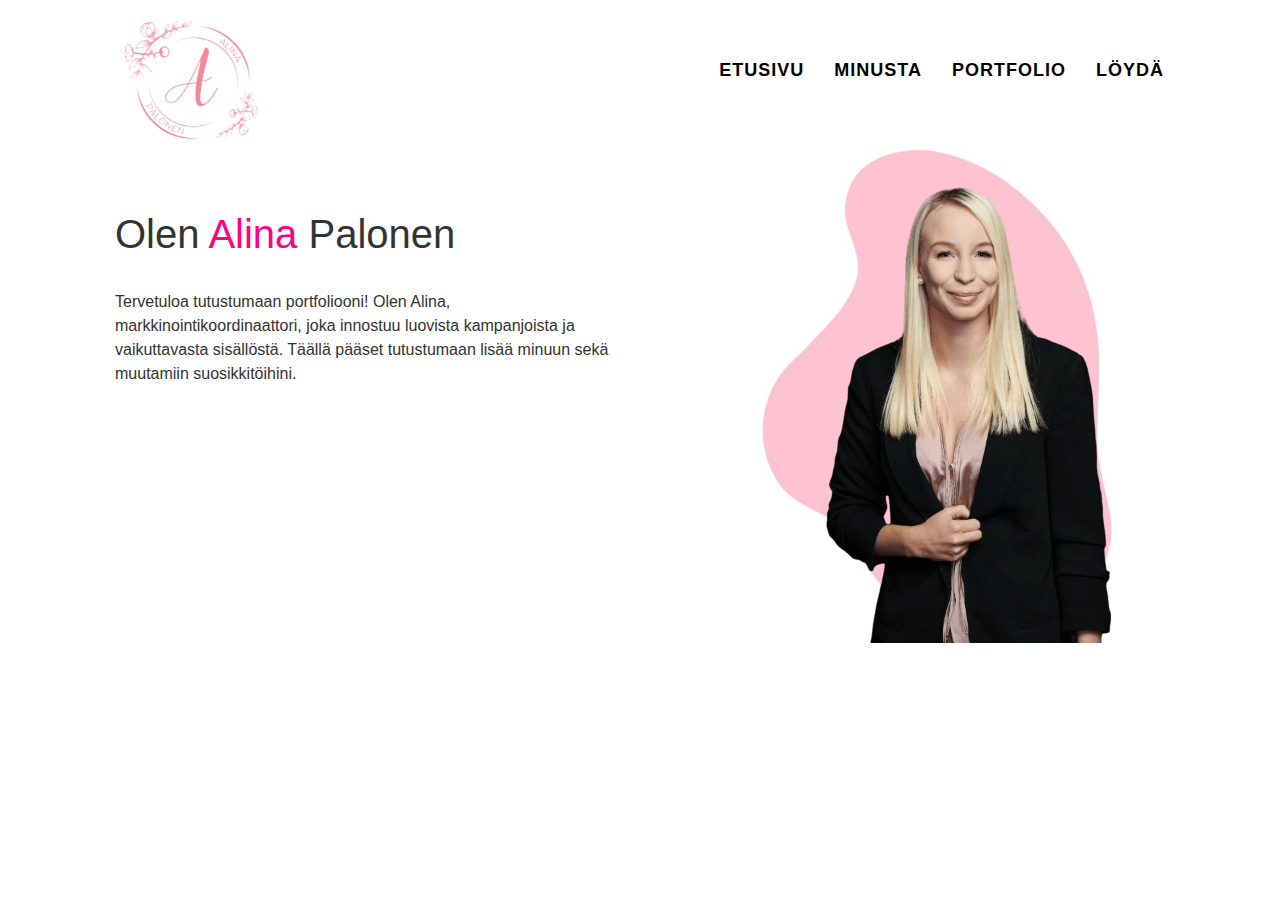
<file: index.html>
<!DOCTYPE html>
<html lang="en">
<head>
    <meta charset="UTF-8">
    <meta name="viewport" content="width=device-width, initial-scale=1.0">
    <title>Portfolio</title>
    <link rel="stylesheet" href="styles.css">
    <link rel="stylesheet" href="styles.css">
    <link rel="stylesheet" href="https://stackpath.bootstrapcdn.com/bootstrap/4.3.1/css/bootstrap.min.css">
    <link rel="stylesheet" href="https://cdnjs.cloudflare.com/ajax/libs/font-awesome/4.7.0/css/font-awesome.min.css">
    <link href="https://cdn.jsdelivr.net/npm/bootstrap@5.3.2/dist/css/bootstrap.min.css" rel="stylesheet" integrity="sha384-T3c6CoIi6uLrA9TneNEoa7RxnatzjcDSCmG1MXxSR1GAsXEV/Dwwykc2MPK8M2HN" crossorigin="anonymous">
</head>
<body>
    <div class="container">
        <nav class="navbar">
            <div class="logo-menu-container">
                <img src="images/[removal.ai]_e78c844f-2cce-40d4-83b4-17a6d646bc28-logo.png" alt="" class="Alogo"> <!-- Oletan, että sinulla on logo tiedosto -->
                <ul class="top-level-menu" id="header">
                    <li><a href="index.html">ETUSIVU</a></li>
                    <li><a href="home.html">MINUSTA</a></li>
                    <li><a href="portfolio.html">PORTFOLIO</a></li>
                    <li>
                        <a href="find.html">LÖYDÄ</a>
                    </li>
                </ul>
            </div>
            <div class="hamburger-menu" onclick="toggleMenu()">
                <div class="icon"></div>
                <div class="icon"></div>
                <div class="icon"></div>
            </div>
        </nav>
        <div class="content-area">
            <div class="paa">
                <h1>Olen <span class="korostus">Alina</span> Palonen</h1>
                <br>
                <p class="sisalto">
                    Tervetuloa tutustumaan portfoliooni! Olen Alina, markkinointikoordinaattori, joka innostuu luovista kampanjoista ja vaikuttavasta sisällöstä. Täällä pääset tutustumaan lisää minuun sekä muutamiin suosikkitöihini.                    
                </p>
            </div>
            <div class="images">
                <img src="images/muoto.jpeg" class="muoto" alt="">
                <img src="images/[removal.ai]_4322fd3b-4d20-4a12-9db5-91c920725a6b-alppubusinessbosslady.png" class="mie" alt=""> <!-- Oletan, että sinulla on toinen kuva tiedosto -->
            </div>
        </div>
    </div>
    <script>
        function toggleMenu() {
    var menu = document.getElementById("header");
    var menuIcon = document.querySelector('.hamburger-menu');
    menu.classList.toggle('responsive');
    menuIcon.classList.toggle('active');
}
    </script>
</body>
</html>
</file>
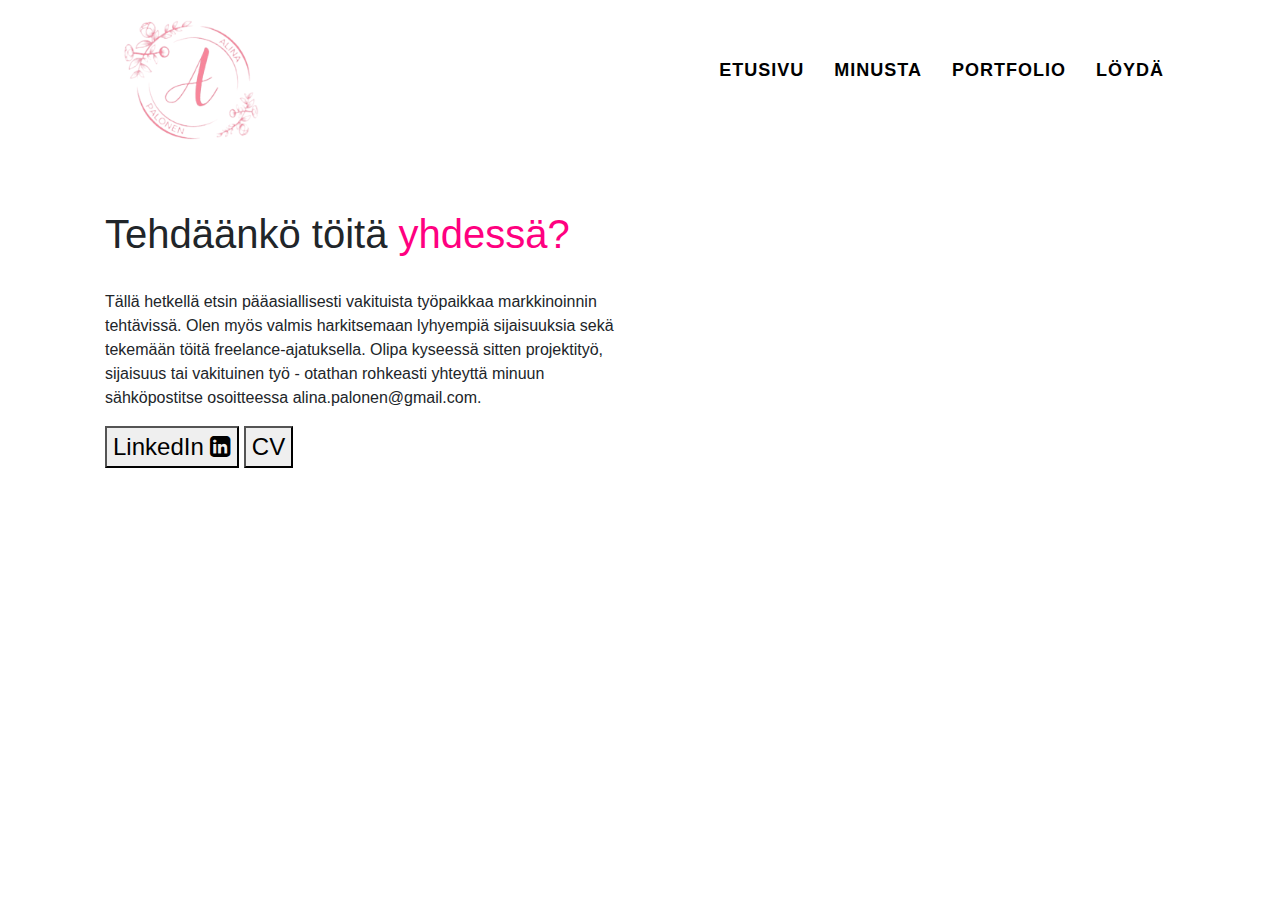
<file: find.html>
<!DOCTYPE html>
<html lang="en">
<head>
    <meta charset="UTF-8">
    <meta name="viewport" content="width=device-width, initial-scale=1.0">
    <title>Portfolio</title>
    <link rel="stylesheet" href="styles.css">
    <link rel="stylesheet" href="https://stackpath.bootstrapcdn.com/bootstrap/4.3.1/css/bootstrap.min.css">
    <link rel="stylesheet" href="https://cdnjs.cloudflare.com/ajax/libs/font-awesome/4.7.0/css/font-awesome.min.css">
    <link href="https://cdn.jsdelivr.net/npm/bootstrap@5.3.2/dist/css/bootstrap.min.css" rel="stylesheet" integrity="sha384-T3c6CoIi6uLrA9TneNEoa7RxnatzjcDSCmG1MXxSR1GAsXEV/Dwwykc2MPK8M2HN" crossorigin="anonymous">
</head>
<script src="https://code.jquery.com/jquery-3.6.0.min.js"></script>
<script src="https://cdn.jsdelivr.net/npm/bootstrap@5.1.3/dist/js/bootstrap.bundle.min.js"></script>
<body>
    <div class="container">
        <nav class="navbar">
            <div class="logo-menu-container">
                <img src="images/[removal.ai]_e78c844f-2cce-40d4-83b4-17a6d646bc28-logo.png" alt="" class="Alogo"> <!-- Oletan, että sinulla on logo tiedosto -->
                <ul class="top-level-menu" id="header">
                    <li><a href="index.html">ETUSIVU</a></li>
                    <li><a href="home.html">MINUSTA</a></li>
                    <li><a href="portfolio.html">PORTFOLIO</a></li>
                    <li>
                        <a href="find.html">LÖYDÄ</a>
                    </li>
                </ul>
            </div>
            <div class="hamburger-menu" onclick="toggleMenu()">
                <div class="icon"></div>
                <div class="icon"></div>
                <div class="icon"></div>
            </div>
        </nav>
        <div class="content-area">
            <div class="paa1">
                <h1>Tehdäänkö töitä <span class="korostus">yhdessä?</span> </h1>
                <br>
                <p class="leipateksti">Tällä hetkellä etsin pääasiallisesti vakituista työpaikkaa markkinoinnin tehtävissä. Olen myös valmis harkitsemaan lyhyempiä sijaisuuksia sekä tekemään töitä freelance-ajatuksella. Olipa kyseessä sitten projektityö, sijaisuus tai vakituinen työ - otathan rohkeasti yhteyttä minuun sähköpostitse osoitteessa alina.palonen@gmail.com.</p>
                <a class="linkkari" href="https://www.linkedin.com/in/alina-palonen-518484ba/">
                <button style="font-size:24px">LinkedIn <i class="fa fa-linkedin-square"></i></button>
                </a> 
                <a class="linkkari" href="files/CV_Alina_Palonen (1).pdf">
                <button style="font-size:24px" >CV</button>
                </a>            
            </div>
        </div>
    </div> 
      
  </div>
  
        <script>
            function myFunction() {
                var x = document.getElementById("myTopNav");
                if (x.className === "topNav") {
                    x.className += "responsive";
                } else {
                x.className = "topNav";
                }
            }
        </script>
        <script>
            function toggleMenu() {
                var menu = document.getElementById("header");
                if (menu.className === "top-level-menu") {
                    menu.className += " responsive";
                } else {
                    menu.className = "top-level-menu";
                }
            }
        </script>    
    </body>
    </html>
</file>
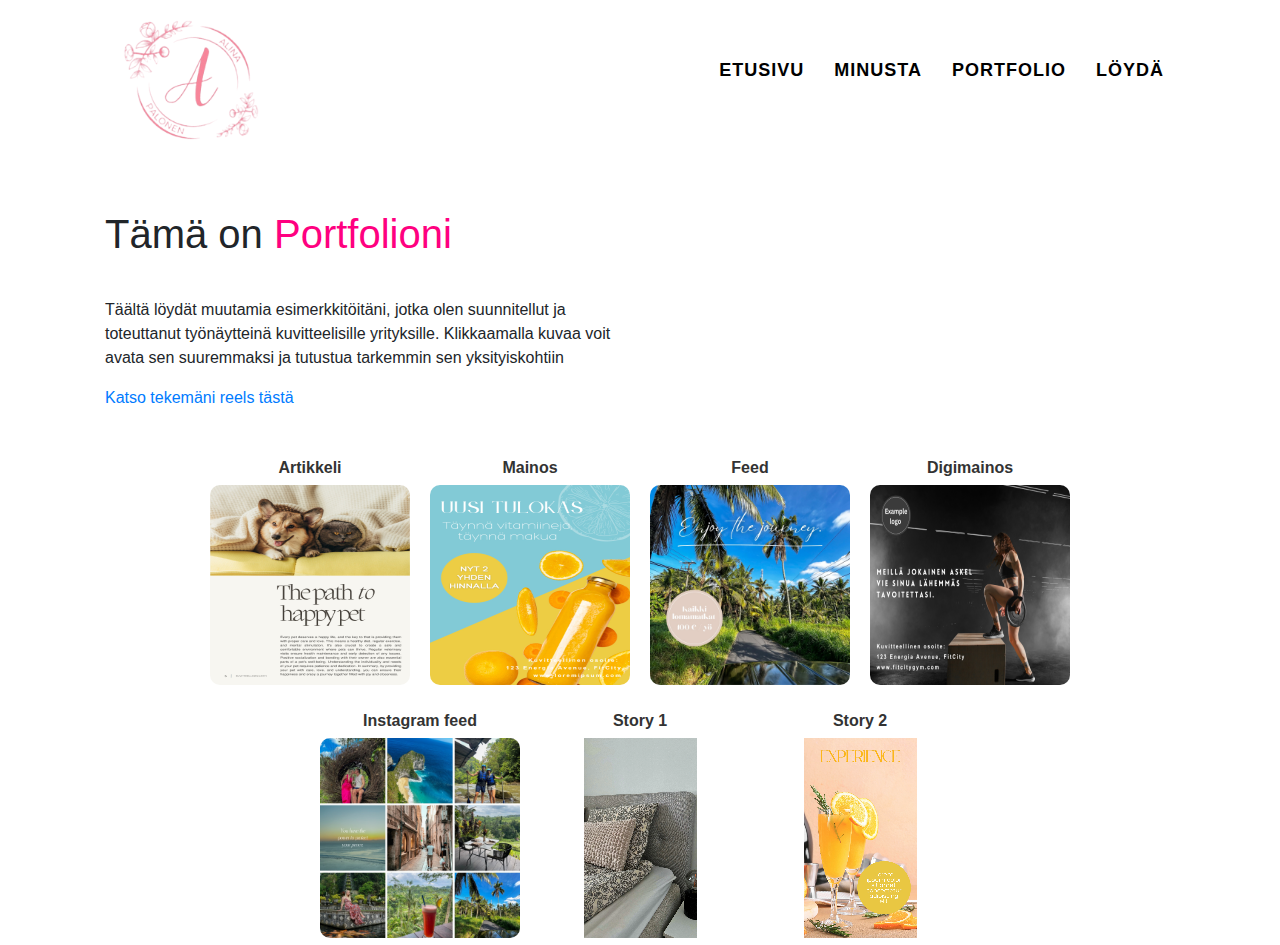
<file: portfolio.html>
<!DOCTYPE html>
<html lang="en">
<head>
    <meta charset="UTF-8">
    <meta name="viewport" content="width=device-width, initial-scale=1.0">
    <title>Portfolio</title>
    <link rel="stylesheet" href="styles.css">
    <link rel="stylesheet" href="https://stackpath.bootstrapcdn.com/bootstrap/4.3.1/css/bootstrap.min.css">
    <link rel="stylesheet" href="https://cdnjs.cloudflare.com/ajax/libs/font-awesome/4.7.0/css/font-awesome.min.css">
    <link href="https://cdn.jsdelivr.net/npm/bootstrap@5.3.2/dist/css/bootstrap.min.css" rel="stylesheet" integrity="sha384-T3c6CoIi6uLrA9TneNEoa7RxnatzjcDSCmG1MXxSR1GAsXEV/Dwwykc2MPK8M2HN" crossorigin="anonymous">
</head>
<script src="https://code.jquery.com/jquery-3.6.0.min.js"></script>
<script src="https://cdn.jsdelivr.net/npm/bootstrap@5.1.3/dist/js/bootstrap.bundle.min.js"></script>
<body>
    <div class="container">
        <nav class="navbar">
            <div class="logo-menu-container">
                <img src="images/[removal.ai]_e78c844f-2cce-40d4-83b4-17a6d646bc28-logo.png" alt="" class="Alogo"> <!-- Oletan, että sinulla on logo tiedosto -->
                <ul class="top-level-menu" id="header">
                    <li><a href="index.html">ETUSIVU</a></li>
                    <li><a href="home.html">MINUSTA</a></li>
                    <li><a href="portfolio.html">PORTFOLIO</a></li>
                    <li>
                        <a href="find.html">LÖYDÄ</a>
                    </li>
                </ul>
            </div>
            <div class="hamburger-menu" onclick="toggleMenu()">
                <div class="icon"></div>
                <div class="icon"></div>
                <div class="icon"></div>
            </div>
        </nav>
        <div class="content-area">
            <div class="paa1">
                <h1>Tämä on <span class="korostus">Portfolioni</span> </h1>
                </p>
                <br>
                <p>Täältä löydät muutamia esimerkkitöitäni, jotka olen suunnitellut ja toteuttanut työnäytteinä kuvitteelisille yrityksille. Klikkaamalla kuvaa voit avata sen suuremmaksi ja tutustua tarkemmin sen yksityiskohtiin</p>
                <p><a href="https://www.instagram.com/reel/CsSvzbmvtCk/?utm_source=ig_web_copy_link&igsh=MzRlODBiNWFlZA==">Katso tekemäni reels tästä</a></p>
            </div>
        </div>
    </div>
        <div class="kuvat">
            <div>
                <span class="otsikko">Artikkeli</span>
                <a href="quva1.html" target="_blank">
                <img class="naytto" src="images/WhatsApp Image 2024-02-25 at 14.01.11 (1).jpeg" alt=""></a>
            </div> 
            <div>
                <span class="otsikko">Mainos</span>
                <a href="quva2.html" target="_blank">
                <img class="naytto" src="images/WhatsApp Image 2024-02-25 at 14.01.11 (2).jpeg" alt=""></a>
            </div> 
            <div>
                <span class="otsikko">Feed</span>
                <a href="quva3.html" target="_blank">
                <img class="naytto" src="images/WhatsApp Image 2024-02-25 at 14.01.11 (3).jpeg"></a>
            </div> 
            <div>
                <span class="otsikko">Digimainos</span>
                <a href="quva4.html" target="_blank">
                <img class="naytto" src="images/WhatsApp Image 2024-02-25 at 14.01.11 (4).jpeg" alt=""></a>
            </div>
        </div>
        <br>
        <div class="kuvat">    
            <div>
                <span class="otsikko">Instagram feed</span>
                <a href="quva5.html" target="_blank">
                <img class="naytto" src="images/WhatsApp Image 2024-02-25 at 14.01.11.jpeg" alt=""></a>
            </div>
            <div>
                <span class="otsikko">Story 1</span>
                <a href="https://youtube.com/shorts/L1PKhNgXuAU?feature=share" target="_blank">
                <video class="naytto" src="images/WhatsApp Video 2024-02-25 at 14.01.11 (1).mp4" alt=""></a>
            </div>
            <div>
                <span class="otsikko">Story 2</span>
                <a href="https://youtube.com/shorts/s22_uz1kkRw?feature=share" target="_blank">
                <video class="naytto" src="images/WhatsApp Video 2024-02-25 at 14.01.11.mp4" alt=""></a>
            </div>                   
        </div>
        <script>
            function myFunction() {
                var x = document.getElementById("myTopNav");
                if (x.className === "topNav") {
                    x.className += "responsive";
                } else {
                x.className = "topNav";
                }
            }
        </script>
        <script>
            function toggleMenu() {
                var menu = document.getElementById("header");
                if (menu.className === "top-level-menu") {
                    menu.className += " responsive";
                } else {
                    menu.className = "top-level-menu";
                }
            }
        </script>    
    </body>
    </html>
</file>
<file: styles.css>
body {
    margin: 0;
    padding: 0;
    font-family: sans-serif;
    background: #fff;
}

.container {
    padding: 30px;
    /* box-sizing: border-box; */
    /* height: calc(100vh - 60px); */
    display: flex;
    flex-direction: column;
}

/* Poistetaan navigointipalkin taustaväri */
.navbar {
    display: flex;
    justify-content: space-between;
    align-items: center;
    height: 80px;
    background: transparent; /* Asetetaan läpinäkyväksi */
}

.logo-menu-container {
    display: flex;
    align-items: center;
    flex-grow: 1;
}

/* Säädä logoa pienemmäksi */
.Alogo {
    height: 180px; /* Pienennetty korkeus */
    width: auto;
    position: absolute;
    margin-top: 30px;
    /* margin-right: 20px; Pienennetty marginaali */
}

.top-level-menu {
    display: flex;
    list-style: none;
    padding: 0;
    margin: 0;
    flex-grow: 2;
    justify-content: flex-end;
}

.top-level-menu li a {
    text-decoration: none;
    color: black;
    font-size: 18px;
    font-weight: bold;
    padding: 8px 15px;
    border-radius: 5px;
    letter-spacing: 1px;
    transition: all 0.3s ease;
}

/* Tässä korjataan second-level-menu:n toimivuus */
.top-level-menu li:hover .second-level-menu {
    display: block; /* Näytä kun viet hiiren päälle */
    position: absolute; /* Asetetaan absoluuttiseen paikkaan */
    background: #fff; /* Taustaväriksi valkoinen */
    box-shadow: 0px 8px 16px 0px rgba(0,0,0,0.2); /* Kevyt varjostus */
    z-index: 100; /* Varmistetaan, että se on päällimmäisenä */
}

.top-level-menu a:hover {
    color: #ff0080;
    text-decoration: none;
}

.content-area {
    display: flex;
    align-items: flex-start;
    justify-content: space-between;
    position: relative;
}

.paa {
    width: 50%;
    margin-top: 100px;
    padding: 0 30px;
}

.images {
    display: flex;
    flex-direction: column;
    align-items: flex-end;
    gap: 20px;
    position: absolute;
    right: 30px;
    top: 0;
}

.muoto {
    max-width: 400px;  /* Muodon koko */
    height: auto;
    position: absolute;
    top: 30px; /* Asetetaan samaan kohtaan kuin .mie kuva */
    right: 10px; /* Asetetaan samaan kohtaan kuin .mie kuva */
    z-index: 1;
}

.mie {
    max-width: 400px; /* Alpun koko */
    height: auto;
    position: absolute;
    z-index: 2;
}
/* Palautetaan animaatiot ja korostusvärit */
.korostus {
    color: #ff0080; /* Pinkki korostusväri */
    animation: haivutus 3s; /* Animaatio palautettu */
}

@keyframes haivutus {
    from { 
        opacity: 0.5; 
    }
    to { 
        opacity: 1; 
    }
}


.paa h1, .paa p {
    color: #333; /* Tumma väri parempaa kontrastia varten */
}
.hamburger-menu {
    display: none; /* Hidden by default, shown in mobile view */
}

.hamburger-menu .icon {
    display: none; /* Hidden by default, shown in mobile view */
}

.otsikko {
    display: block;
    text-align: center;
    margin-bottom: 5px; 
    font-weight: bold;
    color: #333; 
}
.kuvat {
    display: flex;
    justify-content: center;
    gap: 20px;
}
.naytto {
    width: 200px; 
    height: 200px; 
    border-radius: 10px; 
    transition: transform 0.3s ease; 
}
.naytto:hover {
    transform: scale(1.1); 
    box-shadow: 5px 8px 10px; 
    color: #ff0080;
}
.paa1 {
    margin-top: 100px;
    margin-right: 50%;
    margin-left: 20px;
}
.naytto1 {
    width: 200px; 
    height: 200px; 
}
.naytto1:hover {
    transform: 0;
    box-shadow: 0; 
    color: transparent;
}
.minotsikko {
    font-size: 20px;
    font-weight: 500;
}
.leipateksti1 {
    margin: 0;
    padding: 0;
}

.teksti {
    margin-left: 268px;
}
.pilvi {
    display: flex;
    flex-direction: column;
    align-items: flex-end;
    gap: 20px;
    position: absolute;
    right: 20px;
    top: 50px;

}

/* Vastuulliset muutokset pienille näytöille */
@media (max-width: 1023px) {
    .navbar {
        height: auto;
        justify-content: space-between;
    }

    .Alogo {
        margin-right: 0; /* Poistetaan ylimääräinen oikea marginaali */
        order: 4;
        height: 120px; /* Pienennetty korkeus */
    }

    .top-level-menu {
        display: none;
        flex-direction: column;
        margin-left: 60%;
    }

    .top-level-menu li a {
        width: 100%;
    }

    .top-level-menu li a:hover {
        width: 100%;
        color: #ff0080;
    }

    .top-level-menu.responsive {
        display: flex; /* Näytä kun hamburger-menua klikataan */
    }

    .hamburger-menu {
        display: flex; /* Näytä hamburger-menu */
        color: #ff0080;
    }

    .content-area {
        flex-direction: column;
        align-items: left;
    }
    .paa1 {
        align-items: flex-start;
        position: relative;
        width: 80%;
        margin-top: 100px; /* tekstin ja otsikon väli */
        margin-right: 30px;
    }


    .paa {
        order: 1;
    }
    .muoto {
        max-width: 160px;  /* Muodon koko */
        height: auto;
        position: absolute;
        z-index: 1;
        margin-top: 80px;
    }
    
    .mie {
        max-width: 160px; /* Alpun koko */
        height: auto;
        position: absolute;
        z-index: 2;
        margin-top: 100px;
    }

    .hamburger-menu {
        display: flex; /* Asetetaan näkyväksi kaikissa tiloissa */
        flex-direction: column;
        justify-content: space-around;
        height: 30px;
        width: 30px;
        cursor: pointer;
        z-index: 1000; /* Varmistetaan, että se on päällimmäisenä */
        border-radius: 5px; /* Pyöristetyt kulmat */
        padding: 5px; /* Sisätila */
        margin-right: 50px; /* Säädä hampparin paikkaa */
        margin-top: 0;
    }
    
    .hamburger-menu .icon {
        display: block; /* Asetetaan näkyväksi */
        width: 100%;
        height: 3px;
        background-color: #000000; /* Tumma väri näkyvyyden parantamiseksi */
        transition: all 0.3s ease;     
        margin-top: 0;   
    }
    .icon:hover {
        background-color: #ff0080;  
    }
    .kuvat {
        flex-direction: column;
        align-items: center;
        margin: 10px 0;
    }
    .pilvi {
        display: none;   
    }
    .linkkari {
        margin: 0 0 0 0;
    }
}
</file>
